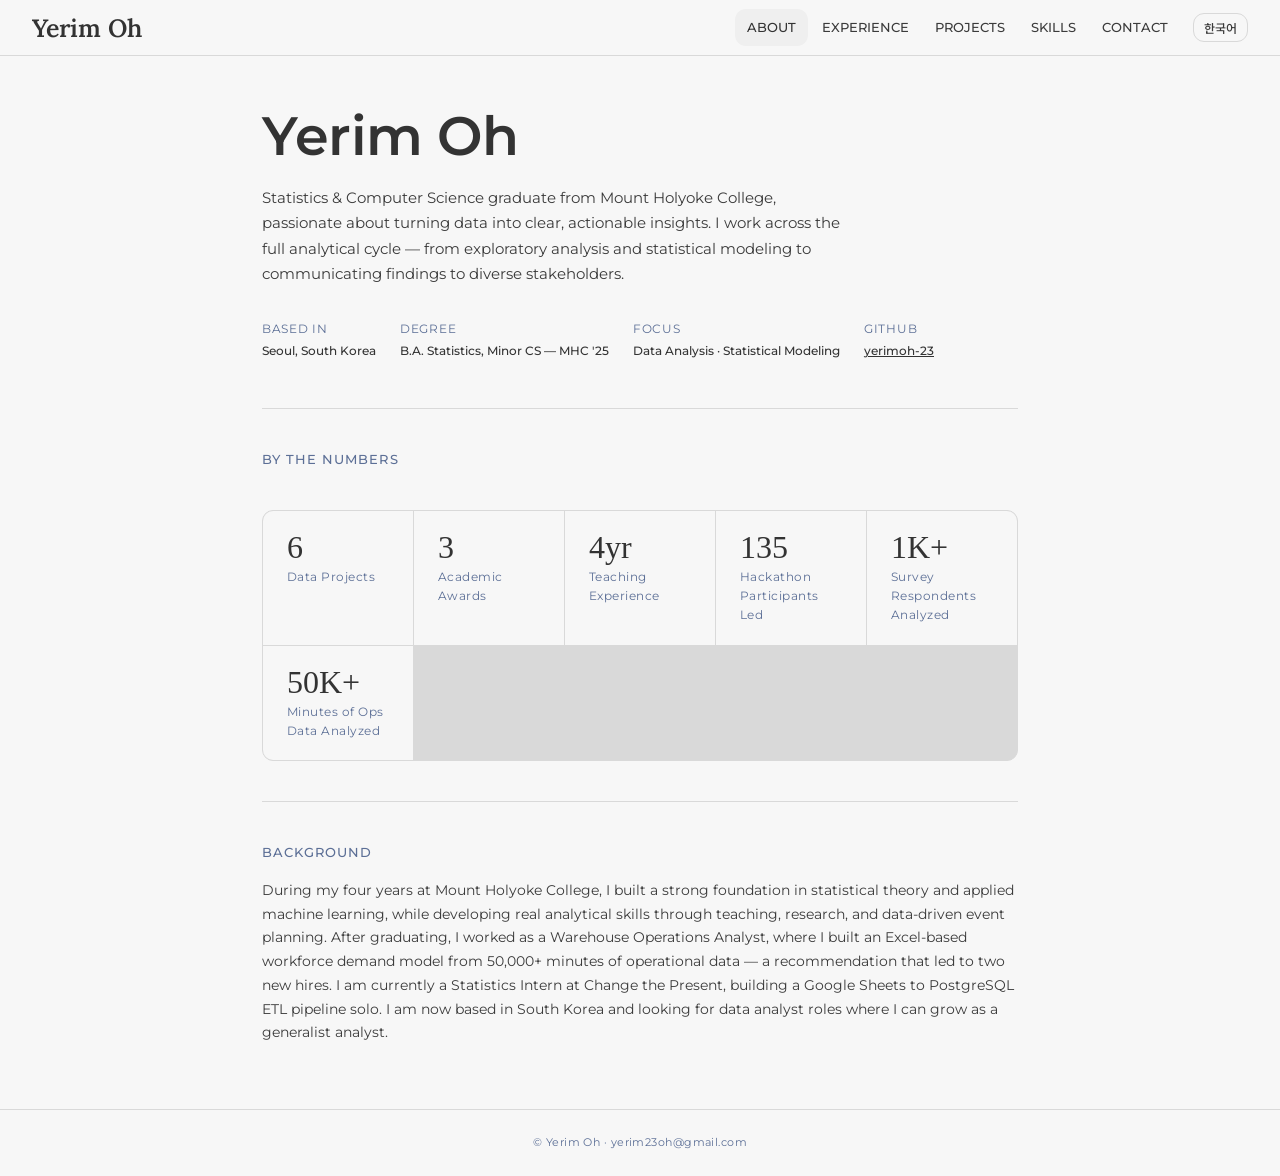
<file: index.html>
<!DOCTYPE html>
<html lang="en">
<head>
  <meta charset="UTF-8" />
  <meta name="viewport" content="width=device-width, initial-scale=1.0" />
  <title>Yerim Oh — Portfolio</title>
  <link rel="stylesheet" href="style.css" />
</head>
<body>

<nav>
  <a class="nav-logo" href="index.html">Yerim Oh</a>
  <ul class="nav-links">
    <li><a href="index.html">About</a></li>
    <li><a href="experience.html">Experience</a></li>
    <li><a href="projects.html">Projects</a></li>
    <li><a href="skills.html">Skills</a></li>
    <li><a href="contact.html">Contact</a></li>
  </ul>
  <button class="lang-toggle" id="lang-toggle">한국어</button>
</nav>

<main class="page">

  <!-- HERO -->
  <section class="about-intro">
    <h1>
      <span data-en>Yerim Oh</span>
      <span data-ko>오예림</span>
    </h1>
    <p data-en>
      Statistics & Computer Science graduate from Mount Holyoke College, passionate about turning data into clear, actionable insights. I work across the full analytical cycle — from exploratory analysis and statistical modeling to communicating findings to diverse stakeholders.
    </p>
    <p data-ko>
      통계학 전공, 컴퓨터 사이언스 부전공으로 Mount Holyoke College를 졸업했습니다. 데이터를 명확하고 실질적인 인사이트로 전환하는 것에 관심이 많습니다. 탐색적 분석부터 통계 모델링, 다양한 이해관계자와의 소통까지 데이터 분석의 전 과정을 경험했습니다.
    </p>

    <div class="about-meta">
      <div class="meta-item">
        <div class="meta-label" data-en>Based in</div>
        <div class="meta-label" data-ko>위치</div>
        <div class="meta-val">Seoul, South Korea</div>
      </div>
      <div class="meta-item">
        <div class="meta-label" data-en>Degree</div>
        <div class="meta-label" data-ko>학위</div>
        <div class="meta-val" data-en>B.A. Statistics, Minor CS — MHC '25</div>
        <div class="meta-val" data-ko>통계학 학사, CS 부전공 — MHC 2025</div>
      </div>
      <div class="meta-item">
        <div class="meta-label" data-en>Focus</div>
        <div class="meta-label" data-ko>관심 분야</div>
        <div class="meta-val" data-en>Data Analysis · Statistical Modeling</div>
        <div class="meta-val" data-ko>데이터 분석 · 통계 모델링</div>
      </div>
      <div class="meta-item">
        <div class="meta-label">GitHub</div>
        <div class="meta-val"><a href="https://github.com/yerimoh-23" target="_blank" style="color:inherit">yerimoh-23</a></div>
      </div>
    </div>
  </section>

  <div class="section-divider"></div>

  <!-- QUICK STATS -->
  <h2 data-en>By the numbers</h2>
  <h2 data-ko>주요 수치</h2>

  <div class="quick-stats">
    <div class="stat-box">
      <div class="stat-num">6</div>
      <div class="stat-label" data-en>Data Projects</div>
      <div class="stat-label" data-ko>데이터 프로젝트</div>
    </div>
    <div class="stat-box">
      <div class="stat-num">3</div>
      <div class="stat-label" data-en>Academic Awards</div>
      <div class="stat-label" data-ko>수상</div>
    </div>
    <div class="stat-box">
      <div class="stat-num">4yr</div>
      <div class="stat-label" data-en>Teaching Experience</div>
      <div class="stat-label" data-ko>교육 경험</div>
    </div>
    <div class="stat-box">
      <div class="stat-num">135</div>
      <div class="stat-label" data-en>Hackathon Participants Led</div>
      <div class="stat-label" data-ko>해커톤 참가자 (주최)</div>
    </div>
    <div class="stat-box">
      <div class="stat-num">1K+</div>
      <div class="stat-label" data-en>Survey Respondents Analyzed</div>
      <div class="stat-label" data-ko>설문 응답자 분석</div>
    </div>
    <div class="stat-box">
      <div class="stat-num">50K+</div>
      <div class="stat-label" data-en>Minutes of Ops Data Analyzed</div>
      <div class="stat-label" data-ko>분석한 운영 데이터 (분)</div>
    </div>
  </div>

  <div class="section-divider"></div>

  <!-- SHORT BIO -->
  <h2 data-en>Background</h2>
  <h2 data-ko>배경</h2>
  <p data-en>
    During my four years at Mount Holyoke College, I built a strong foundation in statistical theory and applied machine learning, while developing real analytical skills through teaching, research, and data-driven event planning. After graduating, I worked as a Warehouse Operations Analyst, where I built an Excel-based workforce demand model from 50,000+ minutes of operational data — a recommendation that led to two new hires. I am currently a Statistics Intern at Change the Present, building a Google Sheets to PostgreSQL ETL pipeline solo. I am now based in South Korea and looking for data analyst roles where I can grow as a generalist analyst.
  </p>
  <p data-ko>
    Mount Holyoke College에서 4년간 통계 이론과 응용 머신러닝을 깊이 공부했으며, 교육, 연구, 데이터 기반 행사 기획을 통해 실질적인 분석 역량을 쌓았습니다. 졸업 후 Warehouse Operations Analyst로 근무하며 50,000분 이상의 운영 데이터를 분석해 Excel 기반 인력 수요 예측 모델을 구축했으며, 해당 제안이 채택되어 2명의 추가 채용으로 이어졌습니다. 현재는 Change the Present에서 Statistics Intern으로 Google Sheets → PostgreSQL ETL 파이프라인을 구축하고 있습니다. 한국에서 제너럴리스트 데이터 분석가로 성장할 수 있는 포지션을 찾고 있습니다.
  </p>

</main>

<footer>
  <span data-en>© Yerim Oh · yerim23oh@gmail.com</span>
  <span data-ko>© 오예림 · yerim23oh@gmail.com</span>
</footer>

<script src="main.js"></script>
</body>
</html>
</file>
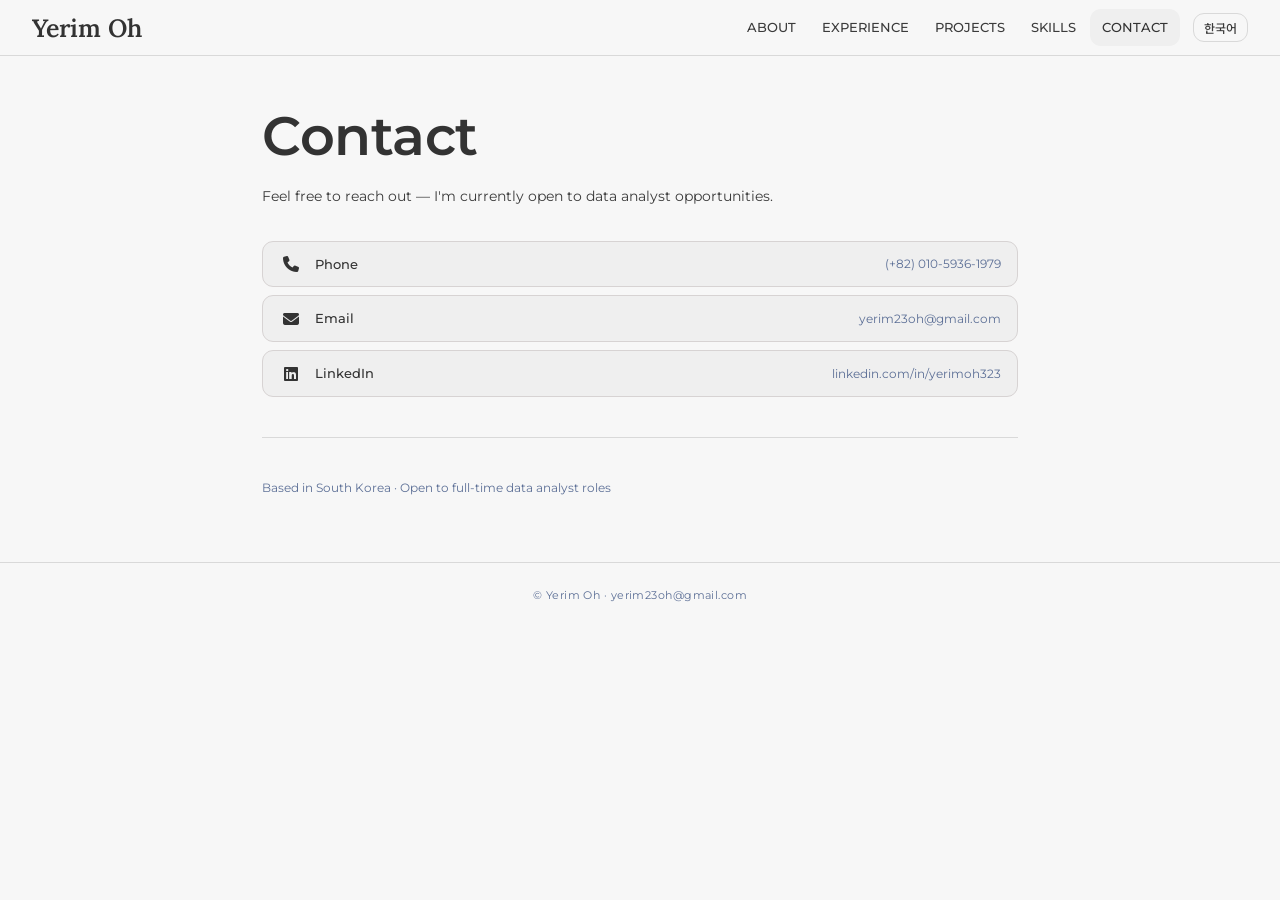
<file: contact.html>
<!DOCTYPE html>
<html lang="en">
<head>
  <meta charset="UTF-8" />
  <meta name="viewport" content="width=device-width, initial-scale=1.0" />
  <title>Contact — Yerim Oh</title>
  <link rel="stylesheet" href="style.css" />
  <link rel="stylesheet" href="https://cdnjs.cloudflare.com/ajax/libs/font-awesome/6.5.1/css/all.min.css" />
</head>
<body>

<nav>
  <a class="nav-logo" href="index.html">Yerim Oh</a>
  <ul class="nav-links">
    <li><a href="index.html">About</a></li>
    <li><a href="experience.html">Experience</a></li>
    <li><a href="projects.html">Projects</a></li>
    <li><a href="skills.html">Skills</a></li>
    <li><a href="contact.html">Contact</a></li>
  </ul>
  <button class="lang-toggle" id="lang-toggle">한국어</button>
</nav>

<main class="page">

  <h1 data-en>Contact</h1>
  <h1 data-ko>연락처</h1>

  <p style="margin: 1rem 0 2rem; max-width: 600px;" data-en>Feel free to reach out — I'm currently open to data analyst opportunities.</p>
  <p style="margin: 1rem 0 2rem; max-width: 600px;" data-ko>현재 한국에서 데이터 분석가 포지션을 찾고 있습니다. 편하게 연락해 주세요.</p>

  <div class="contact-links">

    <a class="contact-link" href="tel:+821059361979" target="_blank">
      <span class="contact-icon fa fa-phone"></span>
      <span class="contact-label">Phone</span>
      <span class="contact-val">(+82) 010-5936-1979</span>
    </a>

    <a class="contact-link" href="mailto:yerim23oh@gmail.com">
      <span class="contact-icon fa fa-envelope"></span>
      <span class="contact-label">Email</span>
      <span class="contact-val" data-en>yerim23oh@gmail.com</span>
      <span class="contact-val" data-ko>yerim23oh@gmail.com</span>
    </a>

    <a class="contact-link" href="https://www.linkedin.com/in/yerimoh323/" target="_blank">
      <span class="contact-icon fa-brands fa-linkedin"></span>
      <span class="contact-label">LinkedIn</span>
      <span class="contact-val">linkedin.com/in/yerimoh323</span>
    </a>

  </div>

  <div class="section-divider"></div>

  <p style="font-size:12px; color: var(--text3);" data-en>Based in South Korea · Open to full-time data analyst roles</p>
  <p style="font-size:12px; color: var(--text3);" data-ko>한국 거주 · 데이터 분석가 정규직 포지션 지원 가능</p>

</main>

<footer>
  <span data-en>© Yerim Oh · yerim23oh@gmail.com</span>
  <span data-ko>© 오예림 · yerim23oh@gmail.com</span>
</footer>

<script src="main.js"></script>
</body>
</html>
</file>
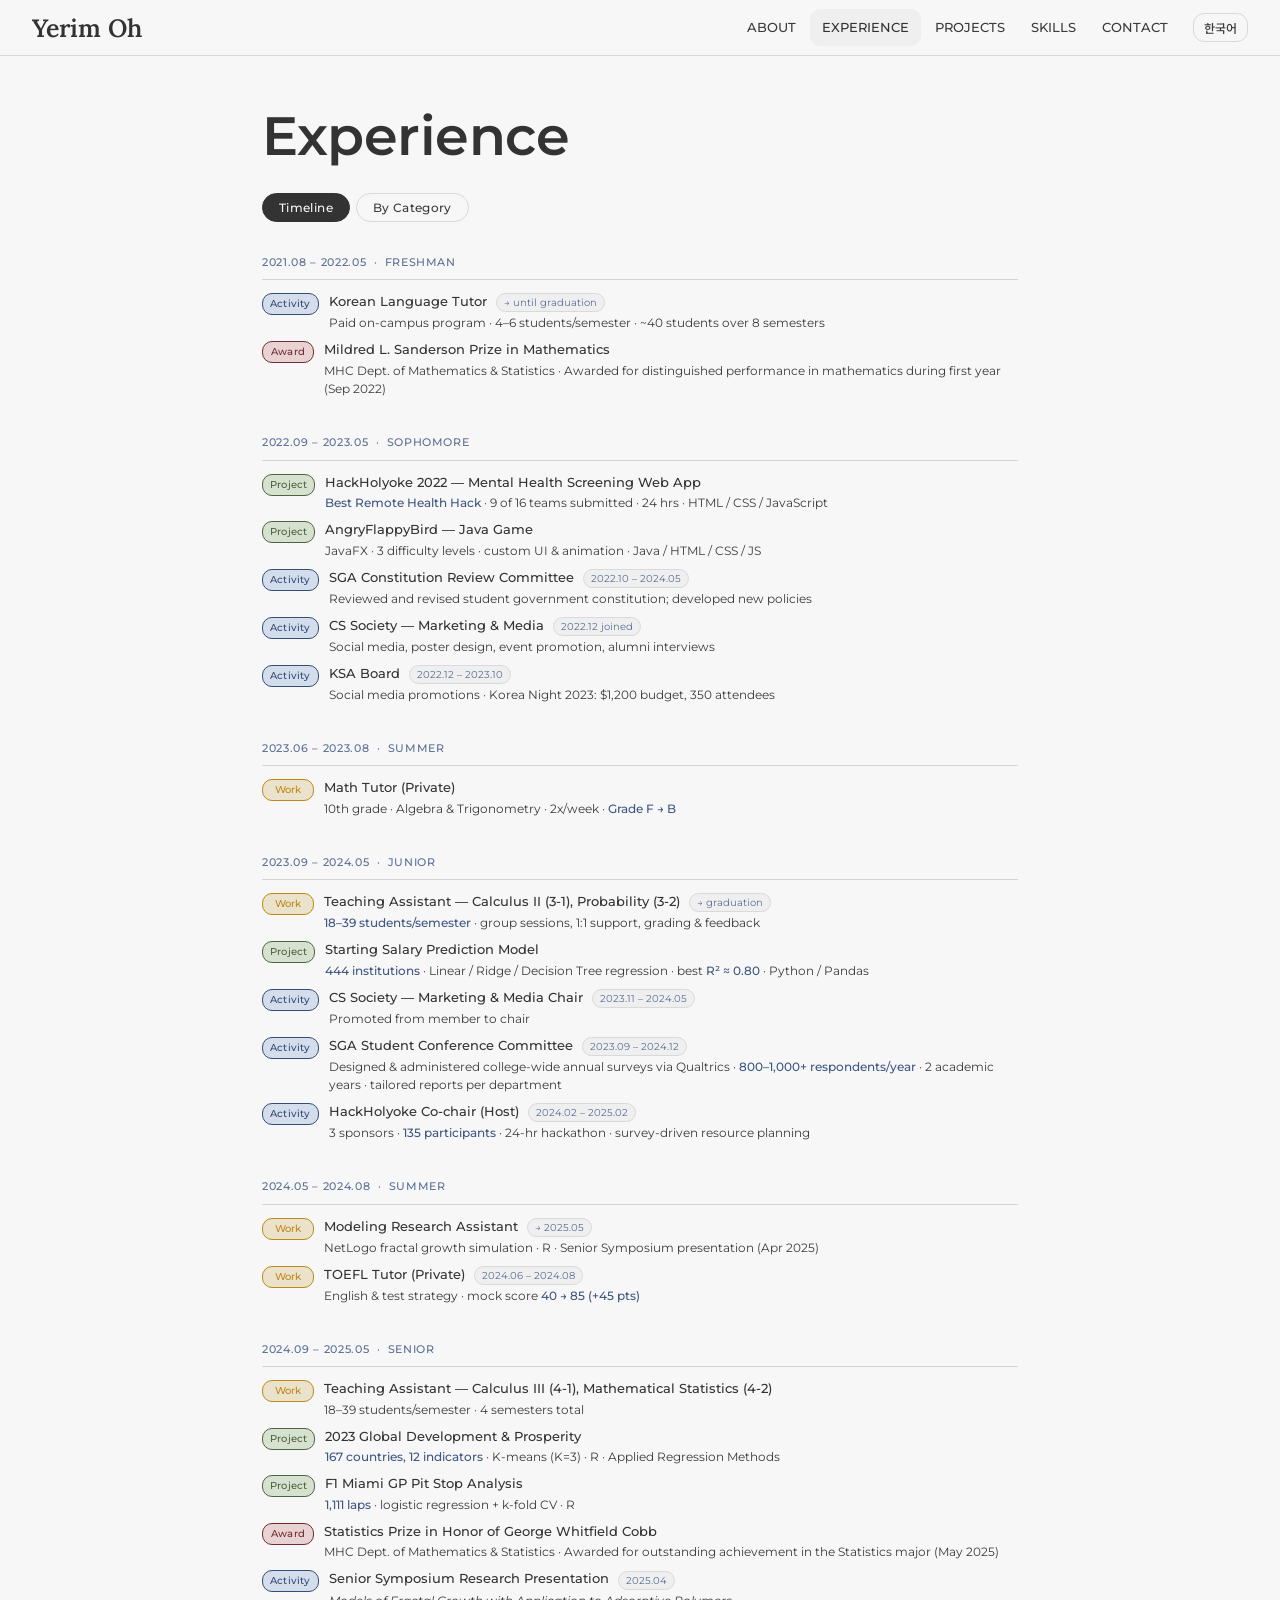
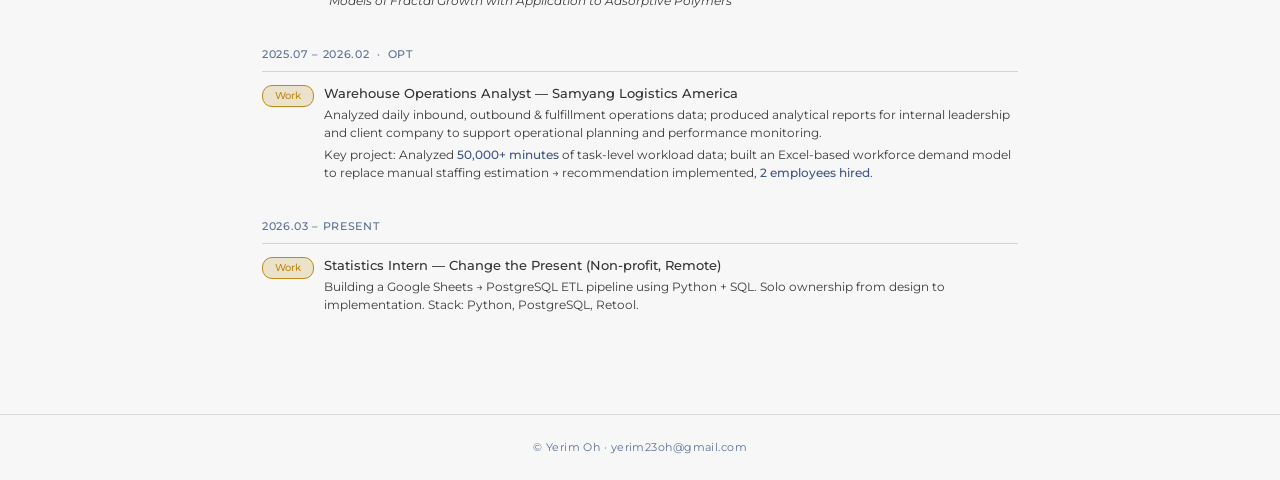
<file: experience.html>
<!DOCTYPE html>
<html lang="en">
<head>
  <meta charset="UTF-8" />
  <meta name="viewport" content="width=device-width, initial-scale=1.0" />
  <title>Experience — Yerim Oh</title>
  <link rel="stylesheet" href="style.css" />
</head>
<body>

<nav>
  <a class="nav-logo" href="index.html">Yerim Oh</a>
  <ul class="nav-links">
    <li><a href="index.html">About</a></li>
    <li><a href="experience.html">Experience</a></li>
    <li><a href="projects.html">Projects</a></li>
    <li><a href="skills.html">Skills</a></li>
    <li><a href="contact.html">Contact</a></li>
  </ul>
  <button class="lang-toggle" id="lang-toggle">한국어</button>
</nav>

<main class="page">

  <h1 data-en>Experience</h1>
  <h1 data-ko>경험</h1>

  <div class="tabs" style="margin-top:1.5rem;">
    <button class="tab-btn active" data-target="timeline">
      <span data-en>Timeline</span><span data-ko>타임라인</span>
    </button>
    <button class="tab-btn" data-target="category">
      <span data-en>By Category</span><span data-ko>카테고리별</span>
    </button>
  </div>

  <!-- ══════════════ TIMELINE VIEW ══════════════ -->
  <div id="timeline" class="tl-view active">

    <!-- 2021–2022 -->
    <div class="year-block">
      <div class="year-label">2021.08 – 2022.05 &nbsp;·&nbsp; <span data-en>Freshman</span><span data-ko>1학년</span></div>
      <div class="tl-rows">

        <div class="tl-row">
          <span class="tag tag-act tl-tag"><span data-en>Activity</span><span data-ko>활동</span></span>
          <div class="tl-body">
            <div class="tl-title">
              <span data-en>Korean Language Tutor</span><span data-ko>한국어 수업 튜터</span>
              <span class="badge"><span data-en>→ until graduation</span><span data-ko>→ 졸업까지</span></span>
            </div>
            <div class="tl-detail">
              <span data-en>Paid on-campus program · 4–6 students/semester · ~40 students over 8 semesters</span>
              <span data-ko>교내 유급 프로그램 · 학기당 4–6명 · 8학기 누적 약 40명</span>
            </div>
          </div>
        </div>

        <div class="tl-row">
          <span class="tag tag-award tl-tag"><span data-en>Award</span><span data-ko>수상</span></span>
          <div class="tl-body">
            <div class="tl-title">Mildred L. Sanderson Prize in Mathematics</div>
            <div class="tl-detail">
              <span data-en>MHC Dept. of Mathematics & Statistics · Awarded for distinguished performance in mathematics during first year (Sep 2022)</span>
              <span data-ko>MHC 수학통계학과 · 1학년 수학 최우수 성적 수여 (2022.09)</span>
            </div>
          </div>
        </div>

      </div>
    </div>

    <!-- 2022–2023 -->
    <div class="year-block">
      <div class="year-label">2022.09 – 2023.05 &nbsp;·&nbsp; <span data-en>Sophomore</span><span data-ko>2학년</span></div>
      <div class="tl-rows">

        <div class="tl-row">
          <span class="tag tag-proj tl-tag"><span data-en>Project</span><span data-ko>프로젝트</span></span>
          <div class="tl-body">
            <div class="tl-title">
              <span data-en>HackHolyoke 2022 — Mental Health Screening Web App</span>
              <span data-ko>HackHolyoke 2022 — 정신건강 스크리닝 웹앱</span>
            </div>
            <div class="tl-detail">
              <span class="hl"><span data-en>Best Remote Health Hack</span><span data-ko>Best Remote Health Hack 수상</span></span>
              <span data-en> · 9 of 16 teams submitted · 24 hrs · HTML / CSS / JavaScript</span>
              <span data-ko> · 16팀 참가, 제출 완료 9팀 중 수상 · 24시간 · HTML/CSS/JS</span>
            </div>
          </div>
        </div>

        <div class="tl-row">
          <span class="tag tag-proj tl-tag"><span data-en>Project</span><span data-ko>프로젝트</span></span>
          <div class="tl-body">
            <div class="tl-title">AngryFlappyBird — <span data-en>Java Game</span><span data-ko>Java 게임 개발</span></div>
            <div class="tl-detail">JavaFX · <span data-en>3 difficulty levels · custom UI & animation · Java / HTML / CSS / JS</span><span data-ko>난이도 3단계 · 커스텀 UI/애니메이션 · Java/HTML/CSS/JS</span></div>
          </div>
        </div>

        <div class="tl-row">
          <span class="tag tag-act tl-tag"><span data-en>Activity</span><span data-ko>활동</span></span>
          <div class="tl-body">
            <div class="tl-title">SGA Constitution Review Committee <span class="badge">2022.10 – 2024.05</span></div>
            <div class="tl-detail"><span data-en>Reviewed and revised student government constitution; developed new policies</span><span data-ko>학생회 헌장 검토 및 정책 개정</span></div>
          </div>
        </div>

        <div class="tl-row">
          <span class="tag tag-act tl-tag"><span data-en>Activity</span><span data-ko>활동</span></span>
          <div class="tl-body">
            <div class="tl-title">CS Society — Marketing &amp; Media <span class="badge">2022.12 <span data-en>joined</span><span data-ko>합류</span></span></div>
            <div class="tl-detail"><span data-en>Social media, poster design, event promotion, alumni interviews</span><span data-ko>SNS 운영, 포스터 제작, 이벤트 홍보, 졸업생 인터뷰</span></div>
          </div>
        </div>

        <div class="tl-row">
          <span class="tag tag-act tl-tag"><span data-en>Activity</span><span data-ko>활동</span></span>
          <div class="tl-body">
            <div class="tl-title">KSA Board <span class="badge">2022.12 – 2023.10</span></div>
            <div class="tl-detail"><span data-en>Social media promotions · Korea Night 2023: $1,200 budget, 350 attendees</span><span data-ko>SNS 홍보 담당 · Korea Night 2023: 예산 $1,200, 참가자 <span class="hl">350명</span></span></div>
          </div>
        </div>

      </div>
    </div>

    <!-- Summer 2023 -->
    <div class="year-block">
      <div class="year-label">2023.06 – 2023.08 &nbsp;·&nbsp; <span data-en>Summer</span><span data-ko>여름방학</span></div>
      <div class="tl-rows">
        <div class="tl-row">
          <span class="tag tag-work tl-tag"><span data-en>Work</span><span data-ko>경력</span></span>
          <div class="tl-body">
            <div class="tl-title"><span data-en>Math Tutor (Private)</span><span data-ko>수학 과외</span></div>
            <div class="tl-detail"><span data-en>10th grade · Algebra &amp; Trigonometry · 2x/week · <span class="hl">Grade F → B</span></span><span data-ko>고등학교 10학년 · Algebra &amp; Trigonometry · 주 2회 · <span class="hl">성적 F → B 향상</span></span></div>
          </div>
        </div>
      </div>
    </div>

    <!-- 2023–2024 Junior -->
    <div class="year-block">
      <div class="year-label">2023.09 – 2024.05 &nbsp;·&nbsp; <span data-en>Junior</span><span data-ko>3학년</span></div>
      <div class="tl-rows">

        <div class="tl-row">
          <span class="tag tag-work tl-tag"><span data-en>Work</span><span data-ko>경력</span></span>
          <div class="tl-body">
            <div class="tl-title">Teaching Assistant — Calculus II (3-1), Probability (3-2) <span class="badge">→ <span data-en>graduation</span><span data-ko>졸업까지</span></span></div>
            <div class="tl-detail"><span class="hl"><span data-en>18–39 students/semester</span><span data-ko>학기당 18–39명</span></span> · <span data-en>group sessions, 1:1 support, grading &amp; feedback</span><span data-ko>그룹 세션 진행, 1:1 지원, 채점 및 피드백</span></div>
          </div>
        </div>

        <div class="tl-row">
          <span class="tag tag-proj tl-tag"><span data-en>Project</span><span data-ko>프로젝트</span></span>
          <div class="tl-body">
            <div class="tl-title">Starting Salary Prediction Model</div>
            <div class="tl-detail"><span class="hl">444 <span data-en>institutions</span><span data-ko>개 대학</span></span> · <span data-en>Linear / Ridge / Decision Tree regression · best <span class="hl">R² ≈ 0.80</span> · Python / Pandas</span><span data-ko>다중회귀/Ridge/Decision Tree 비교 · <span class="hl">R² ≈ 0.80</span> · Python/Pandas</span></div>
          </div>
        </div>

        <div class="tl-row">
          <span class="tag tag-act tl-tag"><span data-en>Activity</span><span data-ko>활동</span></span>
          <div class="tl-body">
            <div class="tl-title">CS Society — Marketing &amp; Media <span data-en>Chair</span><span data-ko>팀장</span> <span class="badge">2023.11 – 2024.05</span></div>
            <div class="tl-detail"><span data-en>Promoted from member to chair</span><span data-ko>멤버 → 팀장 승진</span></div>
          </div>
        </div>

        <div class="tl-row">
          <span class="tag tag-act tl-tag"><span data-en>Activity</span><span data-ko>활동</span></span>
          <div class="tl-body">
            <div class="tl-title">SGA Student Conference Committee <span class="badge">2023.09 – 2024.12</span></div>
            <div class="tl-detail"><span data-en>Designed &amp; administered college-wide annual surveys via Qualtrics · <span class="hl">800–1,000+ respondents/year</span> · 2 academic years · tailored reports per department</span><span data-ko>Qualtrics 전교 설문 설계·운영 · <span class="hl">연간 응답자 800–1,000명+</span> · 2개 academic year · 부서별 맞춤 데이터 리포트</span></div>
          </div>
        </div>

        <div class="tl-row">
          <span class="tag tag-act tl-tag"><span data-en>Activity</span><span data-ko>활동</span></span>
          <div class="tl-body">
            <div class="tl-title">HackHolyoke <span data-en>Co-chair (Host)</span><span data-ko>Co-chair (주최)</span> <span class="badge">2024.02 – 2025.02</span></div>
            <div class="tl-detail"><span data-en>3 sponsors · <span class="hl">135 participants</span> · 24-hr hackathon · survey-driven resource planning</span><span data-ko>스폰서 3개사 · <span class="hl">실 참가자 135명</span> · 24시간 해커톤 · 설문 기반 데이터 운영</span></div>
          </div>
        </div>

      </div>
    </div>

    <!-- Summer 2024 -->
    <div class="year-block">
      <div class="year-label">2024.05 – 2024.08 &nbsp;·&nbsp; <span data-en>Summer</span><span data-ko>여름방학</span></div>
      <div class="tl-rows">

        <div class="tl-row">
          <span class="tag tag-work tl-tag"><span data-en>Work</span><span data-ko>경력</span></span>
          <div class="tl-body">
            <div class="tl-title"><span data-en>Modeling Research Assistant</span><span data-ko>Modeling Research Assistant</span> <span class="badge">→ 2025.05</span></div>
            <div class="tl-detail"><span data-en>NetLogo fractal growth simulation · R · Senior Symposium presentation (Apr 2025)</span><span data-ko>NetLogo 기반 프랙탈 성장 시뮬레이션 · R · Senior Symposium 발표 (2025.04)</span></div>
          </div>
        </div>

        <div class="tl-row">
          <span class="tag tag-work tl-tag"><span data-en>Work</span><span data-ko>경력</span></span>
          <div class="tl-body">
            <div class="tl-title"><span data-en>TOEFL Tutor (Private)</span><span data-ko>TOEFL 과외</span> <span class="badge">2024.06 – 2024.08</span></div>
            <div class="tl-detail"><span data-en>English &amp; test strategy · mock score <span class="hl">40 → 85 (+45 pts)</span></span><span data-ko>영어 및 시험 전략 지도 · 모의고사 <span class="hl">40점 → 85점 (+45점)</span></span></div>
          </div>
        </div>

      </div>
    </div>

    <!-- 2024–2025 Senior -->
    <div class="year-block">
      <div class="year-label">2024.09 – 2025.05 &nbsp;·&nbsp; <span data-en>Senior</span><span data-ko>4학년</span></div>
      <div class="tl-rows">

        <div class="tl-row">
          <span class="tag tag-work tl-tag"><span data-en>Work</span><span data-ko>경력</span></span>
          <div class="tl-body">
            <div class="tl-title">Teaching Assistant — Calculus III (4-1), Mathematical Statistics (4-2)</div>
            <div class="tl-detail"><span data-en>18–39 students/semester · 4 semesters total</span><span data-ko>학기당 18–39명 · 4학기 총 누적 진행</span></div>
          </div>
        </div>

        <div class="tl-row">
          <span class="tag tag-proj tl-tag"><span data-en>Project</span><span data-ko>프로젝트</span></span>
          <div class="tl-body">
            <div class="tl-title">2023 Global Development &amp; Prosperity</div>
            <div class="tl-detail"><span class="hl">167 <span data-en>countries</span><span data-ko>개국</span>, 12 <span data-en>indicators</span><span data-ko>개 지표</span></span> · K-means (K=3) · R · Applied Regression Methods</div>
          </div>
        </div>

        <div class="tl-row">
          <span class="tag tag-proj tl-tag"><span data-en>Project</span><span data-ko>프로젝트</span></span>
          <div class="tl-body">
            <div class="tl-title">F1 Miami GP Pit Stop Analysis</div>
            <div class="tl-detail"><span class="hl">1,111 laps</span> · <span data-en>logistic regression + k-fold CV · R</span><span data-ko>로지스틱 회귀 + k-fold 교차검증 · R</span></div>
          </div>
        </div>

        <div class="tl-row">
          <span class="tag tag-award tl-tag"><span data-en>Award</span><span data-ko>수상</span></span>
          <div class="tl-body">
            <div class="tl-title">Statistics Prize in Honor of George Whitfield Cobb</div>
            <div class="tl-detail"><span data-en>MHC Dept. of Mathematics & Statistics · Awarded for outstanding achievement in the Statistics major (May 2025)</span><span data-ko>MHC 수학통계학과 · 통계학 전공 최우수 학업 성취 수여 (2025.05)</span></div>
          </div>
        </div>

        <div class="tl-row">
          <span class="tag tag-act tl-tag"><span data-en>Activity</span><span data-ko>활동</span></span>
          <div class="tl-body">
            <div class="tl-title">Senior Symposium <span data-en>Research Presentation</span><span data-ko>연구 발표</span> <span class="badge">2025.04</span></div>
            <div class="tl-detail"><em>Models of Fractal Growth with Application to Adsorptive Polymers</em></div>
          </div>
        </div>

      </div>
    </div>

    <!-- OPT -->
    <div class="year-block">
      <div class="year-label">2025.07 – 2026.02 &nbsp;·&nbsp; OPT</div>
      <div class="tl-rows">
        <div class="tl-row">
          <span class="tag tag-work tl-tag"><span data-en>Work</span><span data-ko>경력</span></span>
          <div class="tl-body">
            <div class="tl-title">Warehouse Operations Analyst — Samyang Logistics America</div>
            <div class="tl-detail">
              <span data-en>Analyzed daily inbound, outbound &amp; fulfillment operations data; produced analytical reports for internal leadership and client company to support operational planning and performance monitoring.</span>
              <span data-ko>입출고·풀필먼트 전반 운영 데이터 일일 분석 및 내부 리더십·클라이언트 대상 분석 리포트 작성.</span>
            </div>
            <div class="tl-detail" style="margin-top:4px">
              <span data-en>Key project: Analyzed <span class="hl">50,000+ minutes</span> of task-level workload data; built an Excel-based workforce demand model to replace manual staffing estimation → recommendation implemented, <span class="hl">2 employees hired</span>.</span>
              <span data-ko>별도 프로젝트: <span class="hl">50,000분+</span> 작업 데이터 분석 · Excel 인력 수요 예측 모델 개발 → <span class="hl">2명 추가 채용</span>으로 이어짐.</span>
            </div>
          </div>
        </div>
      </div>
    </div>

    <!-- Current -->
    <div class="year-block">
      <div class="year-label">2026.03 – <span data-en>Present</span><span data-ko>현재</span></div>
      <div class="tl-rows">
        <div class="tl-row">
          <span class="tag tag-work tl-tag"><span data-en>Work</span><span data-ko>경력</span></span>
          <div class="tl-body">
            <div class="tl-title">Statistics Intern — Change the Present (<span data-en>Non-profit, Remote</span><span data-ko>비영리, Remote</span>)</div>
            <div class="tl-detail">
              <span data-en>Building a Google Sheets → PostgreSQL ETL pipeline using Python + SQL. Solo ownership from design to implementation. Stack: Python, PostgreSQL, Retool.</span>
              <span data-ko>Google Sheets → PostgreSQL ETL 파이프라인 구축 · Python + SQL · 설계부터 구현까지 단독 오너십 · 스택: Python, PostgreSQL, Retool.</span>
            </div>
          </div>
        </div>
      </div>
    </div>

  </div><!-- /timeline -->


  <!-- ══════════════ CATEGORY VIEW ══════════════ -->
  <div id="category" class="tl-view">

    <!-- Awards -->
    <div class="cat-section">
      <h2><span data-en>Awards</span><span data-ko>수상</span></h2>
      <div class="cat-list">
        <div class="cat-item">
          <div class="cat-period">2022.09</div>
          <div class="cat-name">Mildred L. Sanderson Prize in Mathematics</div>
          <div class="cat-sub"><span data-en>MHC Dept. of Mathematics &amp; Statistics · Distinguished performance in mathematics, first year</span><span data-ko>MHC 수학통계학과 · 1학년 수학 최우수 성적</span></div>
        </div>
        <div class="cat-item">
          <div class="cat-period">2022.11</div>
          <div class="cat-name">Best Remote Health Hack — HackHolyoke 2022</div>
          <div class="cat-sub"><span data-en>16 teams competed, 9 submitted · Innovation in digital health accessibility</span><span data-ko>16팀 참가, 제출 완료 9팀 중 수상 · 디지털 헬스 접근성 혁신</span></div>
        </div>
        <div class="cat-item">
          <div class="cat-period">2025.05</div>
          <div class="cat-name">Statistics Prize in Honor of George Whitfield Cobb</div>
          <div class="cat-sub"><span data-en>MHC Dept. of Mathematics &amp; Statistics · Outstanding achievement in the Statistics major</span><span data-ko>MHC 수학통계학과 · 통계학 전공 최우수 학업 성취</span></div>
        </div>
      </div>
    </div>

    <!-- Work -->
    <div class="cat-section">
      <h2><span data-en>Work & Research</span><span data-ko>경력 & 연구</span></h2>
      <div class="cat-list">
        <div class="cat-item">
          <div class="cat-period">2021.08 – 2025.05 (8 <span data-en>semesters</span><span data-ko>학기</span>)</div>
          <div class="cat-name"><span data-en>Korean Language Tutor — Mount Holyoke College</span><span data-ko>한국어 수업 튜터 — Mount Holyoke College</span></div>
          <div class="cat-sub"><span data-en>Paid on-campus program · 4–6 students/semester · ~32–48 students total</span><span data-ko>교내 유급 프로그램 · 학기당 4–6명 · 누적 약 32–48명</span></div>
        </div>
        <div class="cat-item">
          <div class="cat-period">2023.09 – 2025.05 (4 <span data-en>semesters</span><span data-ko>학기</span>)</div>
          <div class="cat-name"><span data-en>Teaching Assistant — MHC Dept. of Mathematics & Statistics</span><span data-ko>Teaching Assistant — MHC 수학통계학과</span></div>
          <div class="cat-sub"><span data-en>Calculus II / Probability / Calculus III / Mathematical Statistics · 18–39 students/semester · group sessions, grading, 1:1 support</span><span data-ko>Calculus II / Probability / Calculus III / Mathematical Statistics · 학기당 18–39명 · 그룹 세션, 채점, 1:1 지원</span></div>
        </div>
        <div class="cat-item">
          <div class="cat-period">2024.05 – 2025.05</div>
          <div class="cat-name">Modeling Research Assistant — Mount Holyoke College</div>
          <div class="cat-sub"><span data-en>NetLogo fractal growth simulation · R · Presented at university-wide Senior Symposium (Apr 2025)</span><span data-ko>NetLogo 기반 프랙탈 성장 시뮬레이션 · R · Senior Symposium 발표 (2025.04)</span></div>
        </div>
        <div class="cat-item">
          <div class="cat-period">2023.06 – 2023.08</div>
          <div class="cat-name"><span data-en>Math Tutor (Private)</span><span data-ko>수학 과외</span></div>
          <div class="cat-sub"><span data-en>10th grade · Algebra &amp; Trigonometry · 2x/week · grade F → B</span><span data-ko>고등학교 10학년 · Algebra &amp; Trigonometry · 주 2회 · 성적 F → B 향상</span></div>
        </div>
        <div class="cat-item">
          <div class="cat-period">2024.06 – 2024.08</div>
          <div class="cat-name"><span data-en>TOEFL Tutor (Private)</span><span data-ko>TOEFL 과외</span></div>
          <div class="cat-sub"><span data-en>English &amp; test-taking strategies · mock score 40 → 85 (+45 pts)</span><span data-ko>영어 및 시험 전략 지도 · 모의고사 40점 → 85점 (+45점)</span></div>
        </div>
        <div class="cat-item">
          <div class="cat-period">2025.07 – 2026.02</div>
          <div class="cat-name">Warehouse Operations Analyst — Samyang Logistics America</div>
          <div class="cat-sub">
            <span data-en>Daily analysis of inbound, outbound &amp; fulfillment operations data · analytical reports for internal leadership and client company.<br>Key project: 50,000+ min of task-level data analyzed · Excel workforce demand model built · 2 employees hired based on recommendation.</span>
            <span data-ko>입출고·풀필먼트 전반 운영 데이터 일일 분석 · 내부 리더십 및 클라이언트 대상 분석 리포트 작성.<br>별도 프로젝트: 50,000분+ 작업 데이터 분석 · Excel 인력 수요 예측 모델 개발 · 추천 결과 2명 채용.</span>
          </div>
        </div>
        <div class="cat-item">
          <div class="cat-period">2026.03 – <span data-en>Present</span><span data-ko>현재</span></div>
          <div class="cat-name">Statistics Intern — Change the Present (<span data-en>Non-profit, Remote</span><span data-ko>비영리, Remote</span>)</div>
          <div class="cat-sub"><span data-en>Building a Google Sheets → PostgreSQL ETL pipeline · Python + SQL · Retool + PostgreSQL stack · sole ownership from design to deployment</span><span data-ko>Google Sheets → PostgreSQL ETL 파이프라인 구축 · Python + SQL · Retool + PostgreSQL 스택 · 설계부터 구현까지 단독 오너십</span></div>
        </div>
      </div>
    </div>

    <!-- Activities -->
    <div class="cat-section">
      <h2><span data-en>Activities & Leadership</span><span data-ko>활동 & 리더십</span></h2>
      <div class="cat-list">
        <div class="cat-item">
          <div class="cat-period">2022.10 – 2024.05</div>
          <div class="cat-name">SGA Constitution Review Committee</div>
          <div class="cat-sub"><span data-en>Reviewed and revised the student government constitution; developed new policies</span><span data-ko>학생회 헌장 검토 및 정책 개정</span></div>
        </div>
        <div class="cat-item">
          <div class="cat-period">2022.12 – 2024.05</div>
          <div class="cat-name">CS Society — Marketing &amp; Media (<span data-en>Member → Chair</span><span data-ko>멤버 → 팀장</span>)</div>
          <div class="cat-sub"><span data-en>Social media, poster design, event promotion, alumni interviews · promoted to Chair Nov 2023</span><span data-ko>SNS 운영, 포스터 제작, 이벤트 홍보, 졸업생 인터뷰 · 2023.11 팀장 승진</span></div>
        </div>
        <div class="cat-item">
          <div class="cat-period">2022.12 – 2023.10</div>
          <div class="cat-name">KSA Board</div>
          <div class="cat-sub"><span data-en>Social media promotions · Korea Night 2023: $1,200 budget, 350 attendees — contributed across auditions, stage management, and planning</span><span data-ko>SNS 홍보 담당 · Korea Night 2023: 예산 $1,200, 참가자 350명 — 오디션·무대 감독 등 다방면 기여</span></div>
        </div>
        <div class="cat-item">
          <div class="cat-period">2023.09 – 2024.12</div>
          <div class="cat-name">SGA Student Conference Committee</div>
          <div class="cat-sub"><span data-en>Designed &amp; administered college-wide annual surveys (Qualtrics) · 800–1,000+ respondents/year · 2 academic years · tailored data presentations per department</span><span data-ko>Qualtrics 전교 설문 설계·운영 · 연간 응답자 800–1,000명+ · 2개 academic year · 부서별 맞춤 데이터 리포트</span></div>
        </div>
        <div class="cat-item">
          <div class="cat-period">2024.02 – 2025.02</div>
          <div class="cat-name">HackHolyoke <span data-en>Co-chair (Organizing Team)</span><span data-ko>Co-chair (주최팀)</span></div>
          <div class="cat-sub"><span data-en>Led planning &amp; execution of 24-hr hackathon · 3 sponsors · 135 participants · used participant survey data to optimize room allocation and resource planning</span><span data-ko>스폰서 3개사 · 참가자 135명 · 24시간 해커톤 기획·운영 총괄 · 참가자 설문 분석으로 데이터 기반 공간·자원 배분</span></div>
        </div>
      </div>
    </div>

  </div><!-- /category -->

</main>

<footer>
  <span data-en>© Yerim Oh · yerim23oh@gmail.com</span>
  <span data-ko>© 오예림 · yerim23oh@gmail.com</span>
</footer>

<script src="main.js"></script>
</body>
</html>
</file>
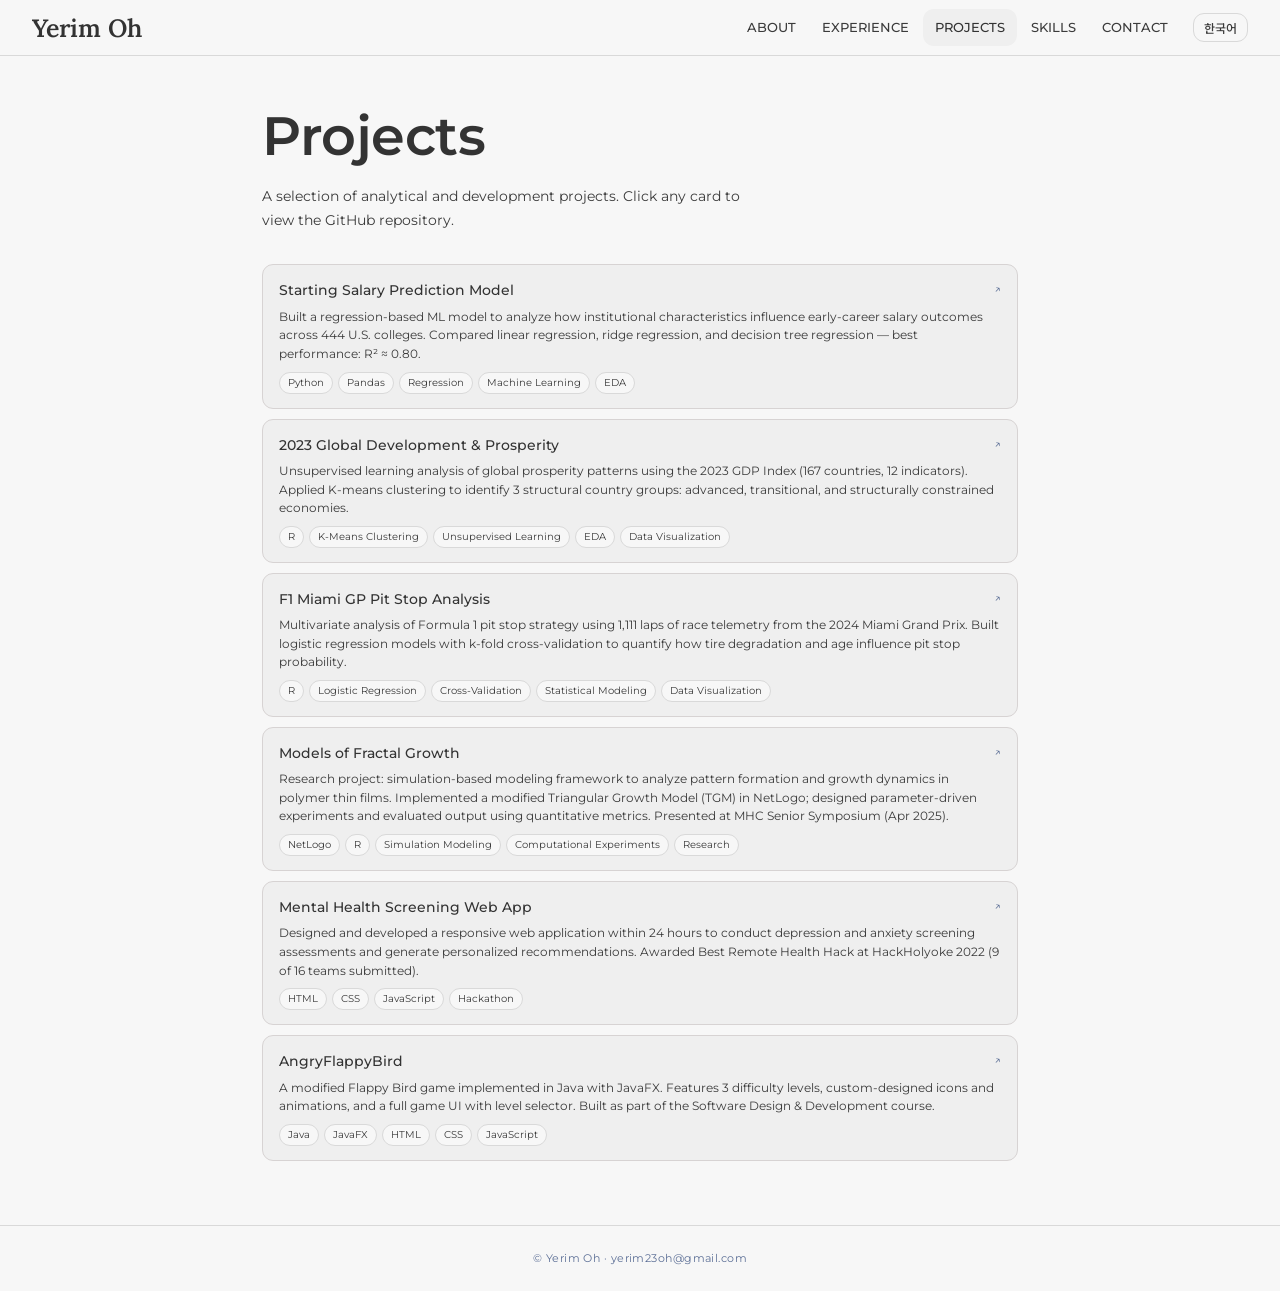
<file: projects.html>
<!DOCTYPE html>
<html lang="en">
<head>
  <meta charset="UTF-8" />
  <meta name="viewport" content="width=device-width, initial-scale=1.0" />
  <title>Projects — Yerim Oh</title>
  <link rel="stylesheet" href="style.css" />
</head>
<body>

<nav>
  <a class="nav-logo" href="index.html">Yerim Oh</a>
  <ul class="nav-links">
    <li><a href="index.html">About</a></li>
    <li><a href="experience.html">Experience</a></li>
    <li><a href="projects.html">Projects</a></li>
    <li><a href="skills.html">Skills</a></li>
    <li><a href="contact.html">Contact</a></li>
  </ul>
  <button class="lang-toggle" id="lang-toggle">한국어</button>
</nav>

<main class="page">

  <h1 data-en>Projects</h1>
  <h1 data-ko>프로젝트</h1>

  <p style="margin: 1rem 0 2rem; max-width: 500px;" data-en>A selection of analytical and development projects. Click any card to view the GitHub repository.</p>
  <p style="margin: 1rem 0 2rem; max-width: 500px;" data-ko>분석 및 개발 프로젝트 목록입니다. 카드를 클릭하면 GitHub 저장소로 이동합니다.</p>

  <div class="proj-grid">

    <a class="proj-card" href="https://github.com/yerimoh-23/MachineLearning-StartingSalaryPredictionModel" target="_blank">
      <div class="proj-card-top">
        <div class="proj-name">Starting Salary Prediction Model</div>
        <div class="proj-link-icon">↗</div>
      </div>
      <p class="proj-desc" data-en>Built a regression-based ML model to analyze how institutional characteristics influence early-career salary outcomes across 444 U.S. colleges. Compared linear regression, ridge regression, and decision tree regression — best performance: R² ≈ 0.80.</p>
      <p class="proj-desc" data-ko>444개 미국 대학의 기관 특성이 초봉에 미치는 영향을 분석하는 회귀 기반 머신러닝 모델 구축. 다중회귀, Ridge, Decision Tree 비교 — 최고 성능: R² ≈ 0.80.</p>
      <div class="proj-tags">
        <span class="proj-tag">Python</span>
        <span class="proj-tag">Pandas</span>
        <span class="proj-tag">Regression</span>
        <span class="proj-tag">Machine Learning</span>
        <span class="proj-tag">EDA</span>
      </div>
    </a>

    <a class="proj-card" href="https://github.com/yerimoh-23/2023-Global-Development-Prosperity" target="_blank">
      <div class="proj-card-top">
        <div class="proj-name">2023 Global Development &amp; Prosperity</div>
        <div class="proj-link-icon">↗</div>
      </div>
      <p class="proj-desc" data-en>Unsupervised learning analysis of global prosperity patterns using the 2023 GDP Index (167 countries, 12 indicators). Applied K-means clustering to identify 3 structural country groups: advanced, transitional, and structurally constrained economies.</p>
      <p class="proj-desc" data-ko>2023 GDP Index(167개국, 12개 지표)를 활용한 글로벌 번영 패턴 비지도 학습 분석. K-means 클러스터링으로 선진·전환·취약 경제권 3개 그룹 식별.</p>
      <div class="proj-tags">
        <span class="proj-tag">R</span>
        <span class="proj-tag">K-Means Clustering</span>
        <span class="proj-tag">Unsupervised Learning</span>
        <span class="proj-tag">EDA</span>
        <span class="proj-tag">Data Visualization</span>
      </div>
    </a>

    <a class="proj-card" href="https://github.com/yerimoh-23/F1-MiamiGP-Pit-Stop-Analysis" target="_blank">
      <div class="proj-card-top">
        <div class="proj-name">F1 Miami GP Pit Stop Analysis</div>
        <div class="proj-link-icon">↗</div>
      </div>
      <p class="proj-desc" data-en>Multivariate analysis of Formula 1 pit stop strategy using 1,111 laps of race telemetry from the 2024 Miami Grand Prix. Built logistic regression models with k-fold cross-validation to quantify how tire degradation and age influence pit stop probability.</p>
      <p class="proj-desc" data-ko>2024 F1 마이애미 GP의 1,111랩 텔레메트리 데이터를 활용한 피트스톱 전략 다변량 분석. k-fold 교차검증을 적용한 로지스틱 회귀 모델로 타이어 마모 및 수명이 피트스톱 확률에 미치는 영향 정량화.</p>
      <div class="proj-tags">
        <span class="proj-tag">R</span>
        <span class="proj-tag">Logistic Regression</span>
        <span class="proj-tag">Cross-Validation</span>
        <span class="proj-tag">Statistical Modeling</span>
        <span class="proj-tag">Data Visualization</span>
      </div>
    </a>

    <a class="proj-card" href="https://github.com/yerimoh-23/FractalGrowth-ModelingProject" target="_blank">
      <div class="proj-card-top">
        <div class="proj-name">Models of Fractal Growth</div>
        <div class="proj-link-icon">↗</div>
      </div>
      <p class="proj-desc" data-en>Research project: simulation-based modeling framework to analyze pattern formation and growth dynamics in polymer thin films. Implemented a modified Triangular Growth Model (TGM) in NetLogo; designed parameter-driven experiments and evaluated output using quantitative metrics. Presented at MHC Senior Symposium (Apr 2025).</p>
      <p class="proj-desc" data-ko>연구 프로젝트: 폴리머 박막의 패턴 형성 및 성장 역학 분석을 위한 시뮬레이션 기반 모델링 프레임워크. NetLogo에서 수정된 삼각 성장 모델(TGM) 구현; 파라미터 기반 실험 설계 및 정량적 지표로 출력 평가. MHC Senior Symposium 발표 (2025.04).</p>
      <div class="proj-tags">
        <span class="proj-tag">NetLogo</span>
        <span class="proj-tag">R</span>
        <span class="proj-tag">Simulation Modeling</span>
        <span class="proj-tag">Computational Experiments</span>
        <span class="proj-tag">Research</span>
      </div>
    </a>

    <a class="proj-card" href="https://github.com/yerimoh-23/HackHolyoke2022" target="_blank">
      <div class="proj-card-top">
        <div class="proj-name">Mental Health Screening Web App</div>
        <div class="proj-link-icon">↗</div>
      </div>
      <p class="proj-desc" data-en>Designed and developed a responsive web application within 24 hours to conduct depression and anxiety screening assessments and generate personalized recommendations. Awarded Best Remote Health Hack at HackHolyoke 2022 (9 of 16 teams submitted).</p>
      <p class="proj-desc" data-ko>24시간 내 우울·불안 스크리닝 평가 및 맞춤형 추천을 제공하는 반응형 웹앱 설계·개발. HackHolyoke 2022 Best Remote Health Hack 수상 (16팀 참가, 제출 9팀 중).</p>
      <div class="proj-tags">
        <span class="proj-tag">HTML</span>
        <span class="proj-tag">CSS</span>
        <span class="proj-tag">JavaScript</span>
        <span class="proj-tag">Hackathon</span>
      </div>
    </a>

    <a class="proj-card" href="https://github.com/yerimoh-23/AngryFlappyBird" target="_blank">
      <div class="proj-card-top">
        <div class="proj-name">AngryFlappyBird</div>
        <div class="proj-link-icon">↗</div>
      </div>
      <p class="proj-desc" data-en>A modified Flappy Bird game implemented in Java with JavaFX. Features 3 difficulty levels, custom-designed icons and animations, and a full game UI with level selector. Built as part of the Software Design &amp; Development course.</p>
      <p class="proj-desc" data-ko>JavaFX로 구현한 Flappy Bird 변형 게임. 난이도 3단계, 커스텀 아이콘·애니메이션, 레벨 선택 UI 포함. Software Design &amp; Development 수업 프로젝트.</p>
      <div class="proj-tags">
        <span class="proj-tag">Java</span>
        <span class="proj-tag">JavaFX</span>
        <span class="proj-tag">HTML</span>
        <span class="proj-tag">CSS</span>
        <span class="proj-tag">JavaScript</span>
      </div>
    </a>

  </div>

</main>

<footer>
  <span data-en>© Yerim Oh · yerim23oh@gmail.com</span>
  <span data-ko>© 오예림 · yerim23oh@gmail.com</span>
</footer>

<script src="main.js"></script>
</body>
</html>
</file>
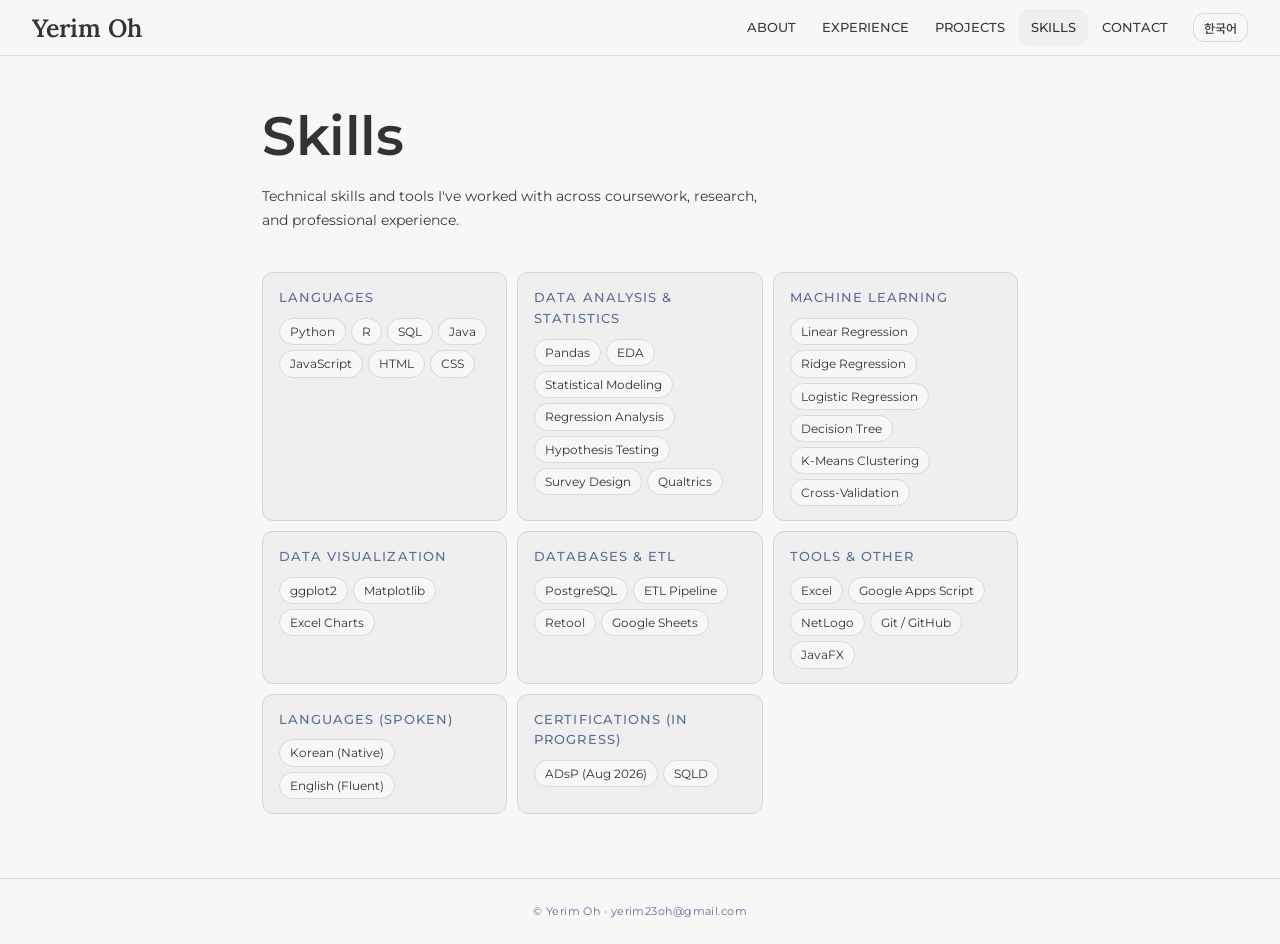
<file: skills.html>
<!DOCTYPE html>
<html lang="en">
<head>
  <meta charset="UTF-8" />
  <meta name="viewport" content="width=device-width, initial-scale=1.0" />
  <title>Skills — Yerim Oh</title>
  <link rel="stylesheet" href="style.css" />
</head>
<body>

<nav>
  <a class="nav-logo" href="index.html">Yerim Oh</a>
  <ul class="nav-links">
    <li><a href="index.html">About</a></li>
    <li><a href="experience.html">Experience</a></li>
    <li><a href="projects.html">Projects</a></li>
    <li><a href="skills.html">Skills</a></li>
    <li><a href="contact.html">Contact</a></li>
  </ul>
  <button class="lang-toggle" id="lang-toggle">한국어</button>
</nav>

<main class="page">

  <h1 data-en>Skills</h1>
  <h1 data-ko>기술 스택</h1>

  <p style="margin: 1rem 0 2.5rem; max-width: 500px;" data-en>Technical skills and tools I've worked with across coursework, research, and professional experience.</p>
  <p style="margin: 1rem 0 2.5rem; max-width: 500px;" data-ko>수업, 연구, 실무 경험을 통해 사용한 기술 및 도구입니다.</p>

  <div class="skills-grid">

    <div class="skill-group">
      <div class="skill-group-title" data-en>Languages</div>
      <div class="skill-group-title" data-ko>언어</div>
      <div class="skill-pills">
        <span class="skill-pill">Python</span>
        <span class="skill-pill">R</span>
        <span class="skill-pill">SQL</span>
        <span class="skill-pill">Java</span>
        <span class="skill-pill">JavaScript</span>
        <span class="skill-pill">HTML</span>
        <span class="skill-pill">CSS</span>
      </div>
    </div>

    <div class="skill-group">
      <div class="skill-group-title" data-en>Data Analysis & Statistics</div>
      <div class="skill-group-title" data-ko>데이터 분석 & 통계</div>
      <div class="skill-pills">
        <span class="skill-pill">Pandas</span>
        <span class="skill-pill">EDA</span>
        <span class="skill-pill">Statistical Modeling</span>
        <span class="skill-pill">Regression Analysis</span>
        <span class="skill-pill">Hypothesis Testing</span>
        <span class="skill-pill">Survey Design</span>
        <span class="skill-pill">Qualtrics</span>
      </div>
    </div>

    <div class="skill-group">
      <div class="skill-group-title" data-en>Machine Learning</div>
      <div class="skill-group-title" data-ko>머신러닝</div>
      <div class="skill-pills">
        <span class="skill-pill">Linear Regression</span>
        <span class="skill-pill">Ridge Regression</span>
        <span class="skill-pill">Logistic Regression</span>
        <span class="skill-pill">Decision Tree</span>
        <span class="skill-pill">K-Means Clustering</span>
        <span class="skill-pill">Cross-Validation</span>
      </div>
    </div>

    <div class="skill-group">
      <div class="skill-group-title" data-en>Data Visualization</div>
      <div class="skill-group-title" data-ko>데이터 시각화</div>
      <div class="skill-pills">
        <span class="skill-pill">ggplot2</span>
        <span class="skill-pill">Matplotlib</span>
        <span class="skill-pill">Excel Charts</span>
      </div>
    </div>

    <div class="skill-group">
      <div class="skill-group-title" data-en>Databases & ETL</div>
      <div class="skill-group-title" data-ko>데이터베이스 & ETL</div>
      <div class="skill-pills">
        <span class="skill-pill">PostgreSQL</span>
        <span class="skill-pill">ETL Pipeline</span>
        <span class="skill-pill">Retool</span>
        <span class="skill-pill">Google Sheets</span>
      </div>
    </div>

    <div class="skill-group">
      <div class="skill-group-title" data-en>Tools & Other</div>
      <div class="skill-group-title" data-ko>도구 & 기타</div>
      <div class="skill-pills">
        <span class="skill-pill">Excel</span>
        <span class="skill-pill">Google Apps Script</span>
        <span class="skill-pill">NetLogo</span>
        <span class="skill-pill">Git / GitHub</span>
        <span class="skill-pill">JavaFX</span>
      </div>
    </div>

    <div class="skill-group">
      <div class="skill-group-title" data-en>Languages (Spoken)</div>
      <div class="skill-group-title" data-ko>언어 (구사)</div>
      <div class="skill-pills">
        <span class="skill-pill"><span data-en>Korean (Native)</span><span data-ko>한국어 (모국어)</span></span>
        <span class="skill-pill"><span data-en>English (Fluent)</span><span data-ko>영어 (유창)</span></span>
      </div>
    </div>

    <div class="skill-group">
      <div class="skill-group-title" data-en>Certifications (In Progress)</div>
      <div class="skill-group-title" data-ko>취득 예정 자격증</div>
      <div class="skill-pills">
        <span class="skill-pill">ADsP <span data-en>(Aug 2026)</span><span data-ko>(2026년 8월)</span></span>
        <span class="skill-pill">SQLD</span>
      </div>
    </div>

  </div>

</main>

<footer>
  <span data-en>© Yerim Oh · yerim23oh@gmail.com</span>
  <span data-ko>© 오예림 · yerim23oh@gmail.com</span>
</footer>

<script src="main.js"></script>
</body>
</html>
</file>
<file: style.css>
@import url('https://fonts.googleapis.com/css2?family=Montserrat:wght@300;400;500;600&family=Lora:ital@0;1&family=Ubuntu+Mono:wght@400;700&family=Noto+Sans+KR:wght@300;400;500;600&display=swap');

/* Light mode (default) - tweakCN theme */
:root {
  --bg: #f7f7f7;
  --bg2: #efefef;
  --text: #333333;
  --text2: #3b3b3b;
  --text3: #5c6f96;
  --accent: #405682;
  --accent-light: #adbbce;
  --border: #d9d9d9;
  --border2: #d7d3d3;

  --tag-award-bg: #e8d2d3; --tag-award: #702e30;
  --tag-work-bg:  #ebe2cc; --tag-work:  #be8918;
  --tag-proj-bg:  #d7e1d0; --tag-proj:  #4e6440;
  --tag-act-bg:   #d4ddec; --tag-act:   #344d76;
  --tag-edu-bg:   #e4def0; --tag-edu:   #473b64;

  --radius: 11px;
  --nav-h: 56px;
}

/* Dark mode - tweakCN theme */
body.dark {
  --bg: #333333;
  --bg2: #3b3b3b;
  --text: #f7f7f7;
  --text2: #edebe8;
  --text3: #a6bddd;
  --accent: #5c6f96;
  --accent-light: #8aa2c4;
  --border: #343434;
  --border2: #4e5259;

  --tag-award-bg: #4c2526; --tag-award: #bc8688;
  --tag-work-bg:  #504126; --tag-work:  #d3bc82;
  --tag-proj-bg:  #394a2e; --tag-proj:  #8fa77d;
  --tag-act-bg:   #2a3444; --tag-act:   #7f94b8;
  --tag-edu-bg:   #362f47; --tag-edu:   #9486af;
}

* { box-sizing: border-box; margin: 0; padding: 0; }
html { scroll-behavior: smooth; }

body {
  font-family: 'Montserrat', 'Noto Sans KR', -apple-system, sans-serif;
  background: var(--bg);
  color: var(--text);
  min-height: 100vh;
  font-size: 14px;
  line-height: 1.6;
  -webkit-font-smoothing: antialiased;
}
body.ko { font-family: 'Noto Sans KR', 'Montserrat', sans-serif; }

/* ── NAV ── */
nav {
  position: fixed; top: 0; left: 0; right: 0;
  height: var(--nav-h);
  background: var(--bg);
  backdrop-filter: blur(8px);
  -webkit-backdrop-filter: blur(8px);
  border-bottom: 1px solid var(--border);
  display: flex; align-items: center;
  padding: 0 2rem;
  z-index: 100;
  gap: 0;
}

body.dark nav {
  background: var(--bg);
}

.nav-logo {
  font-family: 'Lora', serif;
  font-size: 25px;
  font-weight: 600;
  color: var(--text);
  text-decoration: none;
  margin-right: auto;
  letter-spacing: -0.2px;
}

.nav-links { display: flex; gap: 2px; list-style: none; }

.nav-links a {
  /* Keep nav-links text in English font regardless of language mode */
  font-family: 'Montserrat', sans-serif !important;
  display: block;
  padding: 8px 12px;
  font-size: 13px;
  font-weight: 500;
  text-transform: uppercase;
  color: var(--text2);
  text-decoration: none;
  border-radius: var(--radius);
  transition: color .15s, background .15s;
}
.nav-links a:hover { color: var(--text); background: var(--bg2); }
.nav-links a.active { color: var(--text); background: var(--bg2); font-weight: 500; }

.lang-toggle {
  margin-left: 13px;
  padding: 5px 10px;
  border: 1px solid var(--border);
  border-radius: var(--radius);
  font-size: 12px;
  font-weight: 500;
  background: transparent;
  color: var(--text2);
  cursor: pointer;
  transition: all .15s;
  font-family: inherit;
}
.lang-toggle:hover { background: var(--bg2); color: var(--text); }

/* ── PAGE WRAPPER ── */
.page {
  max-width: 820px;
  margin: 0 auto;
  padding: calc(var(--nav-h) + 3rem) 2rem 4rem;
}

/* ── TYPOGRAPHY ── */
h1 {
  font-family: 'Montserrat', serif;
  font-size: clamp(36px, 5vw, 54px);
  font-weight: 600;
  line-height: 1.2;
  letter-spacing: -0.5px;
  color: var(--text);
  margin-bottom: 1rem;
}

h2 {
  font-size: 13px;
  font-weight: 500;
  letter-spacing: 0.08em;
  text-transform: uppercase;
  color: var(--text3);
  margin-bottom: 1rem;
}

h3 {
  font-size: 15px;
  font-weight: 500;
  color: var(--text);
  margin-bottom: 0.25rem;
}

p { color: var(--text2); line-height: 1.7; }

/* ── DIVIDER ── */
.section-divider {
  height: 1px;
  background: var(--border);
  margin: 2.5rem 0;
}

/* ── TAGS ── */
.tag {
  display: inline-block;
  font-size: 10px;
  font-weight: 500;
  padding: 2px 7px;
  border-radius: 10px;
  white-space: nowrap;
  letter-spacing: 0.02em;
  border: 1px solid transparent;
}
.tag-award { background: var(--tag-award-bg); color: var(--tag-award); border-color: var(--tag-award); }
.tag-work  { background: var(--tag-work-bg);  color: var(--tag-work);  border-color: var(--tag-work); }
.tag-proj  { background: var(--tag-proj-bg);  color: var(--tag-proj);  border-color: var(--tag-proj); }
.tag-act   { background: var(--tag-act-bg);   color: var(--tag-act);   border-color: var(--tag-act); }
.tag-edu   { background: var(--tag-edu-bg);   color: var(--tag-edu);   border-color: var(--tag-edu); }

/* ── BADGE ── */
.badge {
  display: inline-block;
  font-size: 10px;
  padding: 1px 7px;
  border-radius: 10px;
  background: var(--bg2);
  color: var(--text3);
  border: 1px solid var(--border);
  margin-left: 5px;
  vertical-align: middle;
  font-weight: 400;
}

.hl { color: var(--accent); font-weight: 500; }

/* ── TABS ── */
.tabs {
  display: flex; gap: 6px;
  margin-bottom: 2rem;
  flex-wrap: wrap;
}
.tab-btn {
  padding: 6px 16px;
  border-radius: 20px;
  font-size: 12px;
  font-weight: 500;
  cursor: pointer;
  border: 1px solid var(--border);
  color: var(--text2);
  background: transparent;
  transition: all .15s;
  font-family: inherit;
  letter-spacing: 0.03em;
}
.tab-btn.active,
.tab-btn:hover { background: var(--text); color: var(--bg); border-color: var(--text); }

/* ── TIMELINE ── */
.tl-view { display: none; }
.tl-view.active { display: block; }

.year-block { margin-bottom: 2.25rem; }
.year-label {
  font-size: 11px;
  font-weight: 500;
  letter-spacing: 0.06em;
  text-transform: uppercase;
  color: var(--text3);
  padding-bottom: 8px;
  border-bottom: 1px solid var(--border2);
  margin-bottom: 12px;
}

.tl-rows { display: flex; flex-direction: column; gap: 8px; }
.tl-row { display: flex; gap: 10px; align-items: flex-start; }
.tl-tag { flex-shrink: 0; margin-top: 1px; min-width: 52px; text-align: center; }
.tl-body { font-size: 13px; color: var(--text); line-height: 1.5; }
.tl-title { font-weight: 500; }
.tl-detail { font-size: 12px; color: var(--text2); margin-top: 2px; line-height: 1.5; }
.tl-detail + .tl-detail { margin-top: 3px; }

/* ── CATEGORY CARDS ── */
.cat-section { margin-bottom: 2.5rem; }
.cat-list { display: flex; flex-direction: column; gap: 8px; }
.cat-item {
  background: var(--bg2);
  border-radius: var(--radius);
  padding: 12px 14px;
  border: 1px solid var(--border2);
  transition: border-color .15s;
}
.cat-item:hover { border-color: var(--border); }
.cat-period { font-size: 12px; color: var(--text3); margin-bottom: 3px; }
.cat-name { font-size: 13px; font-weight: 500; color: var(--text); }
.cat-sub { font-size: 12px; color: var(--text2); margin-top: 3px; line-height: 1.55; }

/* ── ABOUT ── */
.about-intro {
  margin-bottom: 3rem;
}
.about-intro p { font-size: 15px; max-width: 580px; }
.about-intro p + p { margin-top: 1rem; }

.about-meta {
  display: flex; flex-wrap: wrap; gap: 1.5rem;
  margin-top: 2rem;
}
.meta-item { font-size: 12px; }
.meta-label { color: var(--text3); text-transform: uppercase; letter-spacing: 0.06em; font-size: 12px; margin-bottom: 3px; }
.meta-val { color: var(--text); font-weight: 500; }

.quick-stats {
  display: grid;
  grid-template-columns: repeat(auto-fit, minmax(150px, 1fr));
  gap: 1px;
  background: var(--border);
  border: 1px solid var(--border);
  border-radius: var(--radius);
  overflow: hidden;
  margin: 2.5rem 0;
}
.stat-box {
  background: var(--bg);
  padding: 1.25rem 1.5rem;
  text-align: left;
}
.stat-num {
  font-family: 'Luna', serif;
  font-size: 32px;
  color: var(--text);
  line-height: 1;
  margin-bottom: 4px;
}
.stat-label { font-size: 12px; color: var(--text3); letter-spacing: 0.04em; }

/* ── PROJECTS ── */
.proj-grid { display: flex; flex-direction: column; gap: 10px; }
.proj-card {
  background: var(--bg2);
  border: 1px solid var(--border2);
  border-radius: var(--radius);
  padding: 14px 16px;
  transition: border-color .15s;
  text-decoration: none;
  display: block;
  color: inherit;
}
.proj-card:hover { border-color: var(--border); }
.proj-card-top { display: flex; align-items: flex-start; justify-content: space-between; gap: 1rem; margin-bottom: 6px; }
.proj-name { font-size: 14px; font-weight: 500; color: var(--text); }
.proj-link-icon { font-size: 12px; color: var(--text3); flex-shrink: 0; }
.proj-desc { font-size: 12px; color: var(--text2); line-height: 1.55; margin-bottom: 8px; }
.proj-tags { display: flex; flex-wrap: wrap; gap: 5px; }
.proj-tag {
  font-size: 10px;
  padding: 2px 8px;
  border-radius: 20px;
  background: var(--bg);
  border: 1px solid var(--border);
  color: var(--text2);
}

/* ── SKILLS ── */
.skills-grid {
  display: grid;
  grid-template-columns: repeat(auto-fit, minmax(220px, 1fr));
  gap: 10px;
}
.skill-group {
  background: var(--bg2);
  border: 1px solid var(--border2);
  border-radius: var(--radius);
  padding: 14px 16px;
}
.skill-group-title {
  font-size: 13px;
  font-weight: 500;
  letter-spacing: 0.08em;
  text-transform: uppercase;
  color: var(--text3);
  margin-bottom: 10px;
}
.skill-pills { display: flex; flex-wrap: wrap; gap: 5px; }
.skill-pill {
  font-size: 12px;
  padding: 3px 10px;
  border-radius: 20px;
  background: var(--bg);
  border: 1px solid var(--border);
  color: var(--text);
}

/* ── CONTACT ── */
.contact-links { display: flex; flex-direction: column; gap: 8px; margin-top: 1.5rem; }
.contact-link {
  display: flex; align-items: center; gap: 12px;
  padding: 12px 16px;
  background: var(--bg2);
  border: 1px solid var(--border2);
  border-radius: var(--radius);
  text-decoration: none;
  color: var(--text);
  font-size: 13px;
  font-weight: 500;
  transition: border-color .15s, background .15s;
}
.contact-link:hover { border-color: var(--accent); background: var(--accent-light); }
.contact-icon { font-size: 16px; width: 24px; text-align: center; }
.contact-label { flex: 1; }
.contact-val { font-size: 12px; color: var(--text3); font-weight: 400; }

/* ── FOOTER ── */
footer {
  border-top: 1px solid var(--border);
  padding: 1.5rem 2rem;
  text-align: center;
  font-size: 11px;
  color: var(--text3);
  letter-spacing: 0.04em;
}

/* ── RESPONSIVE ── */
@media (max-width: 600px) {
  nav { padding: 0 1rem; }
  .nav-links a { padding: 8px 10px; font-size: 11px; }
  .page { padding-left: 1rem; padding-right: 1rem; }
  .quick-stats { grid-template-columns: repeat(2, 1fr); }
}

/* ── LANG SWITCH ── */
body.ko [data-en] { display: none !important; }
body:not(.ko) [data-ko] { display: none !important; }
</file>
